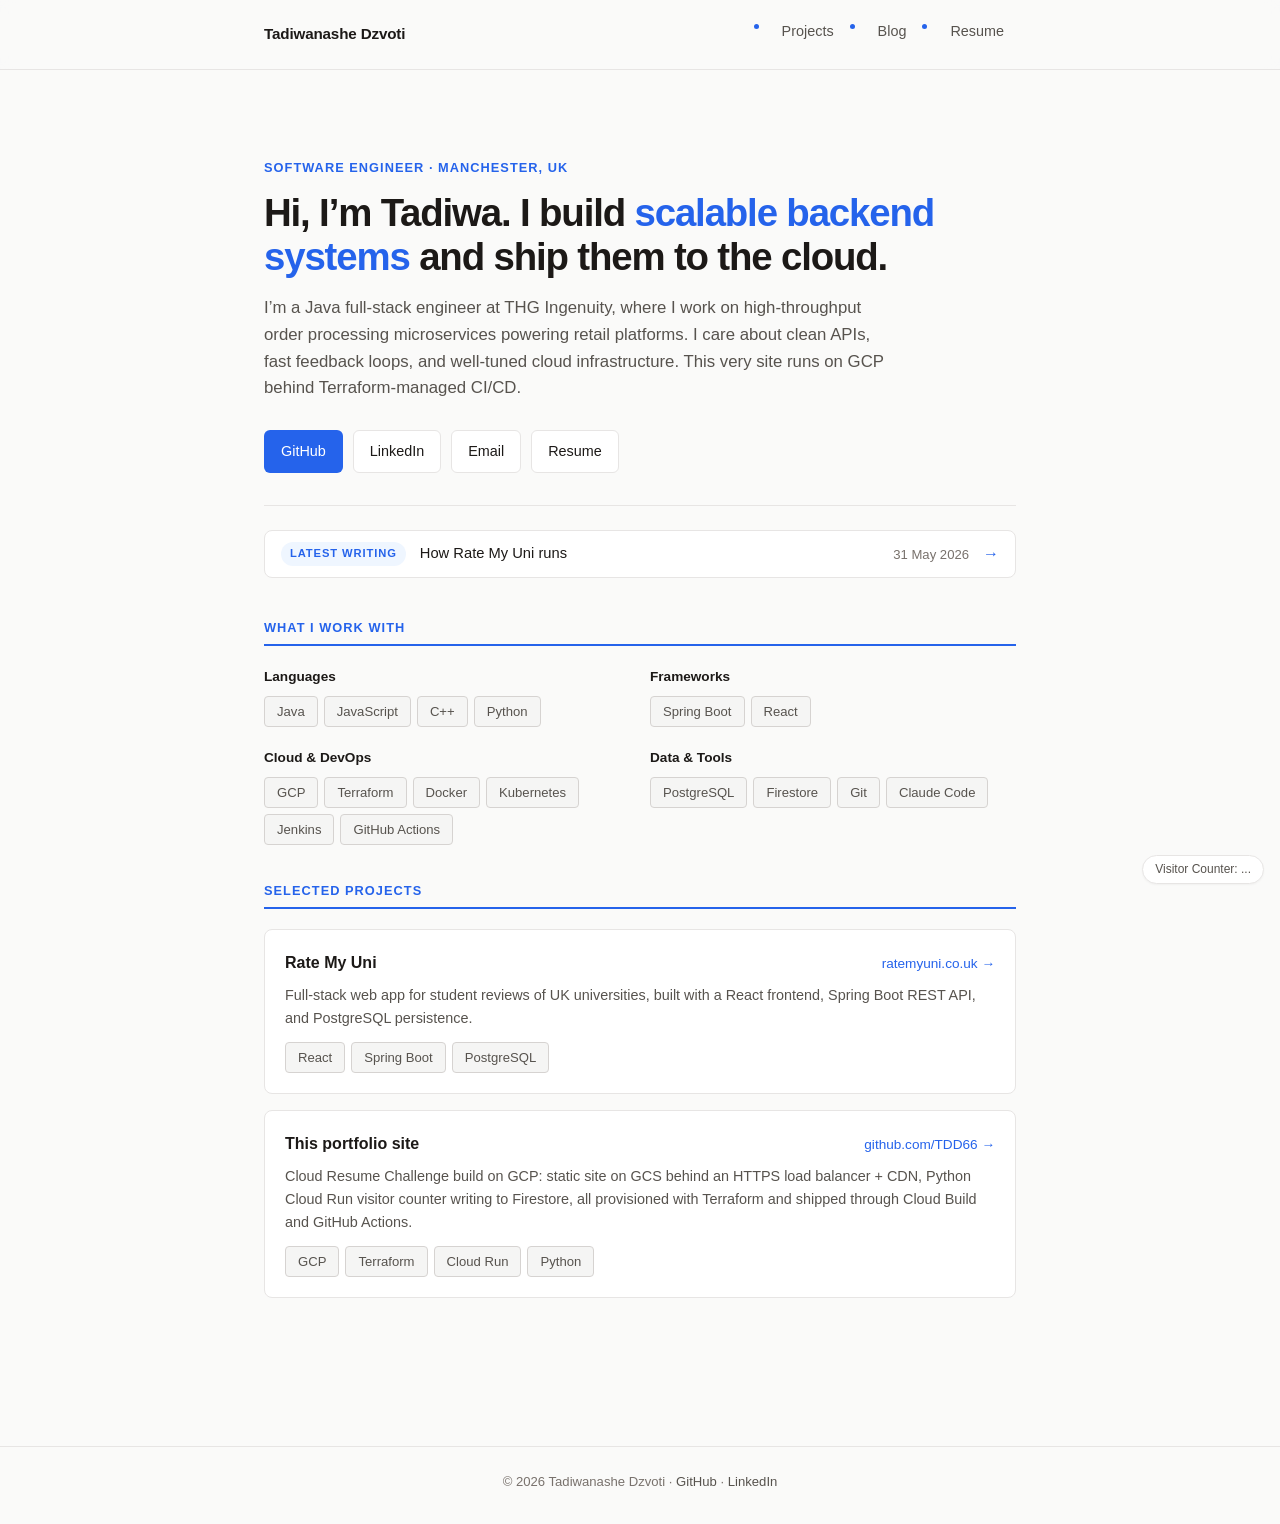
<file: index.html>
<!DOCTYPE html>
<html lang="en">
<head>
    <meta charset="UTF-8">
    <meta name="viewport" content="width=device-width, initial-scale=1.0">
    <title>Tadiwanashe Dzvoti - Software Engineer</title>
    <meta name="description" content="Tadiwanashe Dzvoti is a Java full-stack software engineer based in Manchester, UK, building scalable services on the JVM and the cloud.">
    <link rel="icon" type="image/svg+xml" href="/favicon.svg">
    <meta name="theme-color" content="#2563eb">
    <link rel="stylesheet" href="style.css">
</head>
<body>
    <div class="visitor-counter" id="visitor-counter" style="visibility: hidden;">Visitor Counter: 0</div>

    <nav class="site-nav" aria-label="Primary">
        <div class="site-nav-inner">
            <a href="/" class="site-nav-brand">Tadiwanashe Dzvoti</a>
            <ul class="site-nav-links">
                <li><a href="/projects.html">Projects</a></li>
                <li><a href="/blogs.html">Blog</a></li>
                <li><a href="/resume.html">Resume</a></li>
            </ul>
        </div>
    </nav>

    <div class="container">
        <section class="hero">
            <div class="hero-eyebrow">Software Engineer · Manchester, UK</div>
            <h1>Hi, I&rsquo;m Tadiwa. I build <span class="accent">scalable backend systems</span> and ship them to the cloud.</h1>
            <p class="hero-lead">
                I&rsquo;m a Java full-stack engineer at THG Ingenuity, where I work on high-throughput order processing
                microservices powering retail platforms. I care about clean APIs, fast feedback loops, and
                well-tuned cloud infrastructure. This very site runs on GCP behind Terraform-managed CI/CD.
            </p>
            <div class="hero-actions">
                <a class="btn btn-primary" href="https://github.com/TDD66" target="_blank" rel="noopener">GitHub</a>
                <a class="btn btn-secondary" href="https://www.linkedin.com/in/tadiwanashe-dzvoti-5999681a4/" target="_blank" rel="noopener">LinkedIn</a>
                <a class="btn btn-secondary" href="mailto:tadiwanashedzvoti@hotmail.com">Email</a>
                <a class="btn btn-secondary" href="/resume.html">Resume</a>
            </div>
        </section>

        <a class="latest-post" href="/blogs/rate-my-uni-architecture.html">
            <span class="latest-post-label">Latest writing</span>
            <span class="latest-post-title">How Rate My Uni runs</span>
            <span class="latest-post-date">31 May 2026</span>
            <span class="latest-post-arrow" aria-hidden="true">&rarr;</span>
        </a>

        <section>
            <h2>What I work with</h2>
            <div class="skills-grid">
                <div class="skill-category">
                    <h3>Languages</h3>
                    <div class="skill-tags">
                        <span class="tag">Java</span>
                        <span class="tag">JavaScript</span>
                        <span class="tag">C++</span>
                        <span class="tag">Python</span>
                    </div>
                </div>
                <div class="skill-category">
                    <h3>Frameworks</h3>
                    <div class="skill-tags">
                        <span class="tag">Spring Boot</span>
                        <span class="tag">React</span>
                    </div>
                </div>
                <div class="skill-category">
                    <h3>Cloud &amp; DevOps</h3>
                    <div class="skill-tags">
                        <span class="tag">GCP</span>
                        <span class="tag">Terraform</span>
                        <span class="tag">Docker</span>
                        <span class="tag">Kubernetes</span>
                        <span class="tag">Jenkins</span>
                        <span class="tag">GitHub Actions</span>
                    </div>
                </div>
                <div class="skill-category">
                    <h3>Data &amp; Tools</h3>
                    <div class="skill-tags">
                        <span class="tag">PostgreSQL</span>
                        <span class="tag">Firestore</span>
                        <span class="tag">Git</span>
                        <span class="tag">Claude Code</span>
                    </div>
                </div>
            </div>
        </section>

        <section>
            <h2>Selected projects</h2>
            <div class="project-cards">
                <a class="project-card" href="https://ratemyuni.co.uk" target="_blank" rel="noopener">
                    <div class="project-card-header">
                        <h3>Rate My Uni</h3>
                        <span class="project-card-link">ratemyuni.co.uk &rarr;</span>
                    </div>
                    <p>Full-stack web app for student reviews of UK universities, built with a React frontend, Spring Boot REST API, and PostgreSQL persistence.</p>
                    <div class="skill-tags">
                        <span class="tag">React</span>
                        <span class="tag">Spring Boot</span>
                        <span class="tag">PostgreSQL</span>
                    </div>
                </a>

                <a class="project-card" href="https://github.com/TDD66" target="_blank" rel="noopener">
                    <div class="project-card-header">
                        <h3>This portfolio site</h3>
                        <span class="project-card-link">github.com/TDD66 &rarr;</span>
                    </div>
                    <p>Cloud Resume Challenge build on GCP: static site on GCS behind an HTTPS load balancer + CDN, Python Cloud Run visitor counter writing to Firestore, all provisioned with Terraform and shipped through Cloud Build and GitHub Actions.</p>
                    <div class="skill-tags">
                        <span class="tag">GCP</span>
                        <span class="tag">Terraform</span>
                        <span class="tag">Cloud Run</span>
                        <span class="tag">Python</span>
                    </div>
                </a>
            </div>
        </section>
    </div>

    <footer class="site-footer">
        &copy; <span id="year">2026</span> Tadiwanashe Dzvoti ·
        <a href="https://github.com/TDD66" target="_blank" rel="noopener">GitHub</a> ·
        <a href="https://www.linkedin.com/in/tadiwanashe-dzvoti-5999681a4/" target="_blank" rel="noopener">LinkedIn</a>
    </footer>

    <script>
        document.getElementById("year").textContent = new Date().getFullYear();
    </script>
    <script src="counter.js"></script>
</body>
</html>
</file>
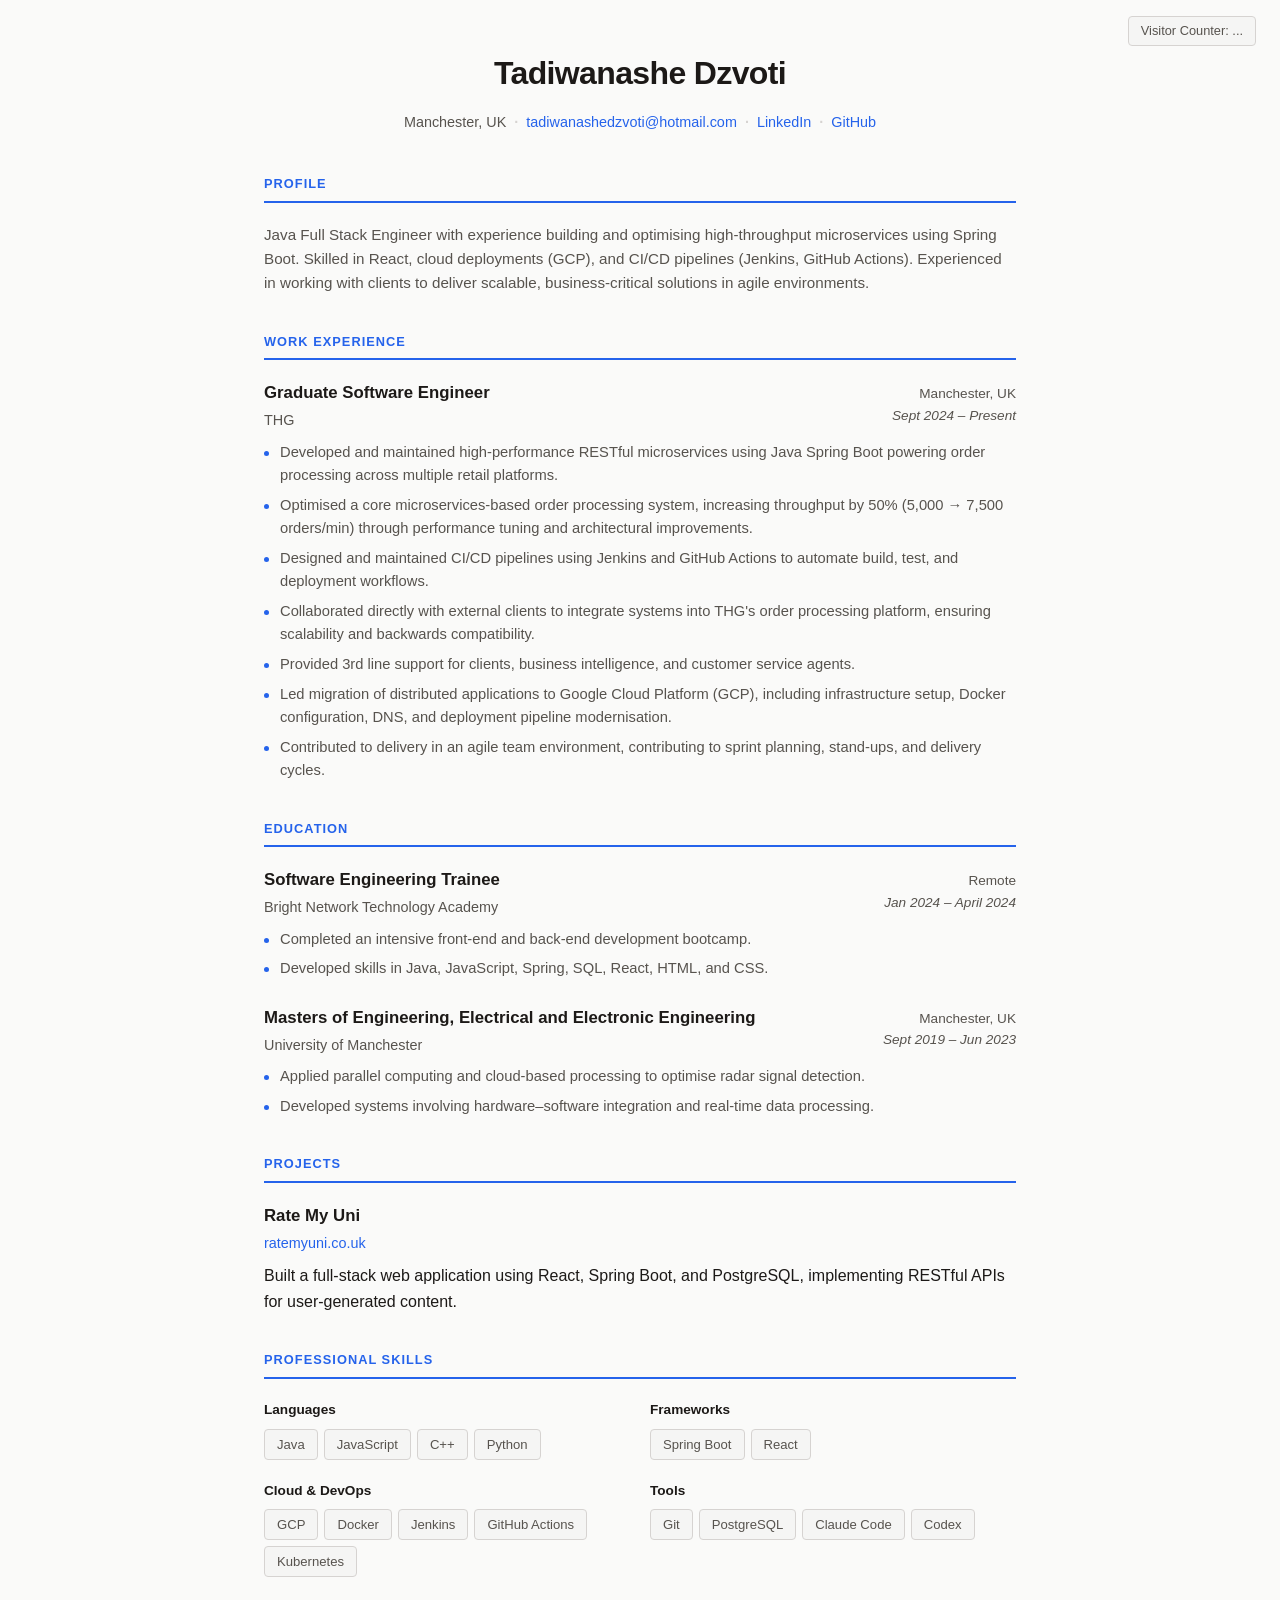
<file: frontend/index.html>
<!DOCTYPE html>
<html lang="en">
<head>
    <meta charset="UTF-8">
    <meta name="viewport" content="width=device-width, initial-scale=1.0">
    <title>Tadiwanashe Dzvoti - Software Engineer</title>
    <link rel="stylesheet" href="style.css">
</head>
<body>
    <div class="visitor-counter" id="visitor-counter" style="visibility: hidden;">Visitor Counter: 0</div>
    <div class="container">
        <header>
            <h1>Tadiwanashe Dzvoti</h1>
            <div class="contact-info">
                <span>Manchester, UK</span>
                <span class="separator" aria-hidden="true"></span>
                <a href="mailto:tadiwanashedzvoti@hotmail.com">tadiwanashedzvoti@hotmail.com</a>
                <span class="separator" aria-hidden="true"></span>
                <a href="https://linkedin.com/in/tadiwanashe-dzvoti" target="_blank" rel="noopener">LinkedIn</a>
                <span class="separator" aria-hidden="true"></span>
                <a href="https://github.com/TDD66" target="_blank" rel="noopener">GitHub</a>
            </div>
        </header>

        <section>
            <h2>Profile</h2>
            <p>Java Full Stack Engineer with experience building and optimising high-throughput microservices using Spring Boot. Skilled in React, cloud deployments (GCP), and CI/CD pipelines (Jenkins, GitHub Actions). Experienced in working with clients to deliver scalable, business-critical solutions in agile environments.</p>
        </section>

        <section>
            <h2>Work Experience</h2>

            <div class="entry">
                <div class="entry-header">
                    <div>
                        <h3>Graduate Software Engineer</h3>
                        <span class="organisation">THG</span>
                    </div>
                    <div class="entry-meta">
                        <span class="location">Manchester, UK</span>
                        <span class="date">Sept 2024 &ndash; Present</span>
                    </div>
                </div>
                <ul>
                    <li>Developed and maintained high-performance RESTful microservices using Java Spring Boot powering order processing across multiple retail platforms.</li>
                    <li>Optimised a core microservices-based order processing system, increasing throughput by 50% (5,000 &rarr; 7,500 orders/min) through performance tuning and architectural improvements.</li>
                    <li>Designed and maintained CI/CD pipelines using Jenkins and GitHub Actions to automate build, test, and deployment workflows.</li>
                    <li>Collaborated directly with external clients to integrate systems into THG's order processing platform, ensuring scalability and backwards compatibility.</li>
                    <li>Provided 3rd line support for clients, business intelligence, and customer service agents.</li>
                    <li>Led migration of distributed applications to Google Cloud Platform (GCP), including infrastructure setup, Docker configuration, DNS, and deployment pipeline modernisation.</li>
                    <li>Contributed to delivery in an agile team environment, contributing to sprint planning, stand-ups, and delivery cycles.</li>
                </ul>
            </div>
        </section>

        <section>
            <h2>Education</h2>

            <div class="entry">
                <div class="entry-header">
                    <div>
                        <h3>Software Engineering Trainee</h3>
                        <span class="organisation">Bright Network Technology Academy</span>
                    </div>
                    <div class="entry-meta">
                        <span class="location">Remote</span>
                        <span class="date">Jan 2024 &ndash; April 2024</span>
                    </div>
                </div>
                <ul>
                    <li>Completed an intensive front-end and back-end development bootcamp.</li>
                    <li>Developed skills in Java, JavaScript, Spring, SQL, React, HTML, and CSS.</li>
                </ul>
            </div>

            <div class="entry">
                <div class="entry-header">
                    <div>
                        <h3>Masters of Engineering, Electrical and Electronic Engineering</h3>
                        <span class="organisation">University of Manchester</span>
                    </div>
                    <div class="entry-meta">
                        <span class="location">Manchester, UK</span>
                        <span class="date">Sept 2019 &ndash; Jun 2023</span>
                    </div>
                </div>
                <ul>
                    <li>Applied parallel computing and cloud-based processing to optimise radar signal detection.</li>
                    <li>Developed systems involving hardware&ndash;software integration and real-time data processing.</li>
                </ul>
            </div>
        </section>

        <section>
            <h2>Projects</h2>
            <div class="entry">
                <div class="entry-header">
                    <div>
                        <h3>Rate My Uni</h3>
                        <a href="https://ratemyuni.co.uk" class="project-link" target="_blank" rel="noopener">ratemyuni.co.uk</a>
                    </div>
                </div>
                <p>Built a full-stack web application using React, Spring Boot, and PostgreSQL, implementing RESTful APIs for user-generated content.</p>
            </div>
        </section>

        <section>
            <h2>Professional Skills</h2>
            <div class="skills-grid">
                <div class="skill-category">
                    <h3>Languages</h3>
                    <div class="skill-tags">
                        <span class="tag">Java</span>
                        <span class="tag">JavaScript</span>
                        <span class="tag">C++</span>
                        <span class="tag">Python</span>
                    </div>
                </div>
                <div class="skill-category">
                    <h3>Frameworks</h3>
                    <div class="skill-tags">
                        <span class="tag">Spring Boot</span>
                        <span class="tag">React</span>
                    </div>
                </div>
                <div class="skill-category">
                    <h3>Cloud & DevOps</h3>
                    <div class="skill-tags">
                        <span class="tag">GCP</span>
                        <span class="tag">Docker</span>
                        <span class="tag">Jenkins</span>
                        <span class="tag">GitHub Actions</span>
                        <span class="tag">Kubernetes</span>
                    </div>
                </div>
                <div class="skill-category">
                    <h3>Tools</h3>
                    <div class="skill-tags">
                        <span class="tag">Git</span>
                        <span class="tag">PostgreSQL</span>
                        <span class="tag">Claude Code</span>
                        <span class="tag">Codex</span>
                    </div>
                </div>
            </div>
        </section>
    </div>
    <script src="counter.js"></script>
</body>
</html>
</file>
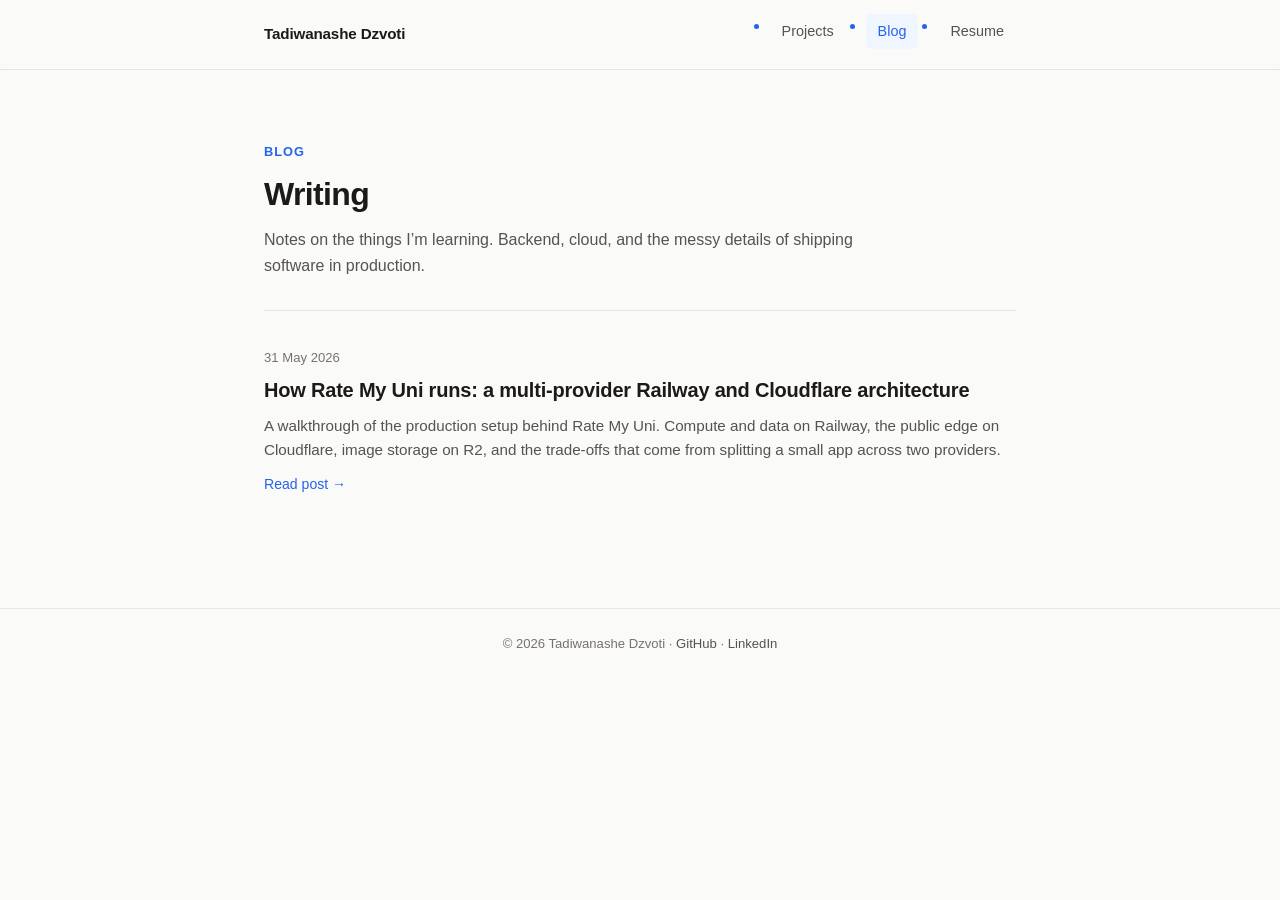
<file: blogs.html>
<!DOCTYPE html>
<html lang="en">
<head>
    <meta charset="UTF-8">
    <meta name="viewport" content="width=device-width, initial-scale=1.0">
    <title>Blog - Tadiwanashe Dzvoti</title>
    <link rel="icon" type="image/svg+xml" href="/favicon.svg">
    <meta name="theme-color" content="#2563eb">
    <link rel="stylesheet" href="style.css">
</head>
<body>
    <nav class="site-nav" aria-label="Primary">
        <div class="site-nav-inner">
            <a href="/" class="site-nav-brand">Tadiwanashe Dzvoti</a>
            <ul class="site-nav-links">
                <li><a href="/projects.html">Projects</a></li>
                <li><a href="/blogs.html" class="active" aria-current="page">Blog</a></li>
                <li><a href="/resume.html">Resume</a></li>
            </ul>
        </div>
    </nav>

    <div class="container">
        <header class="page-header">
            <div class="page-header-eyebrow">Blog</div>
            <h1>Writing</h1>
            <p>Notes on the things I&rsquo;m learning. Backend, cloud, and the messy details of shipping software in production.</p>
        </header>

        <div class="blog-list">
            <article class="blog-entry">
                <div class="blog-entry-date">31 May 2026</div>
                <h2><a href="/blogs/rate-my-uni-architecture.html">How Rate My Uni runs: a multi-provider Railway and Cloudflare architecture</a></h2>
                <p>A walkthrough of the production setup behind Rate My Uni. Compute and data on Railway, the public edge on Cloudflare, image storage on R2, and the trade-offs that come from splitting a small app across two providers.</p>
                <a class="blog-entry-read" href="/blogs/rate-my-uni-architecture.html">Read post &rarr;</a>
            </article>
        </div>
    </div>

    <footer class="site-footer">
        &copy; <span id="year">2026</span> Tadiwanashe Dzvoti ·
        <a href="https://github.com/TDD66" target="_blank" rel="noopener">GitHub</a> ·
        <a href="https://www.linkedin.com/in/tadiwanashe-dzvoti-5999681a4/" target="_blank" rel="noopener">LinkedIn</a>
    </footer>

    <script>
        document.getElementById("year").textContent = new Date().getFullYear();
    </script>
</body>
</html>
</file>
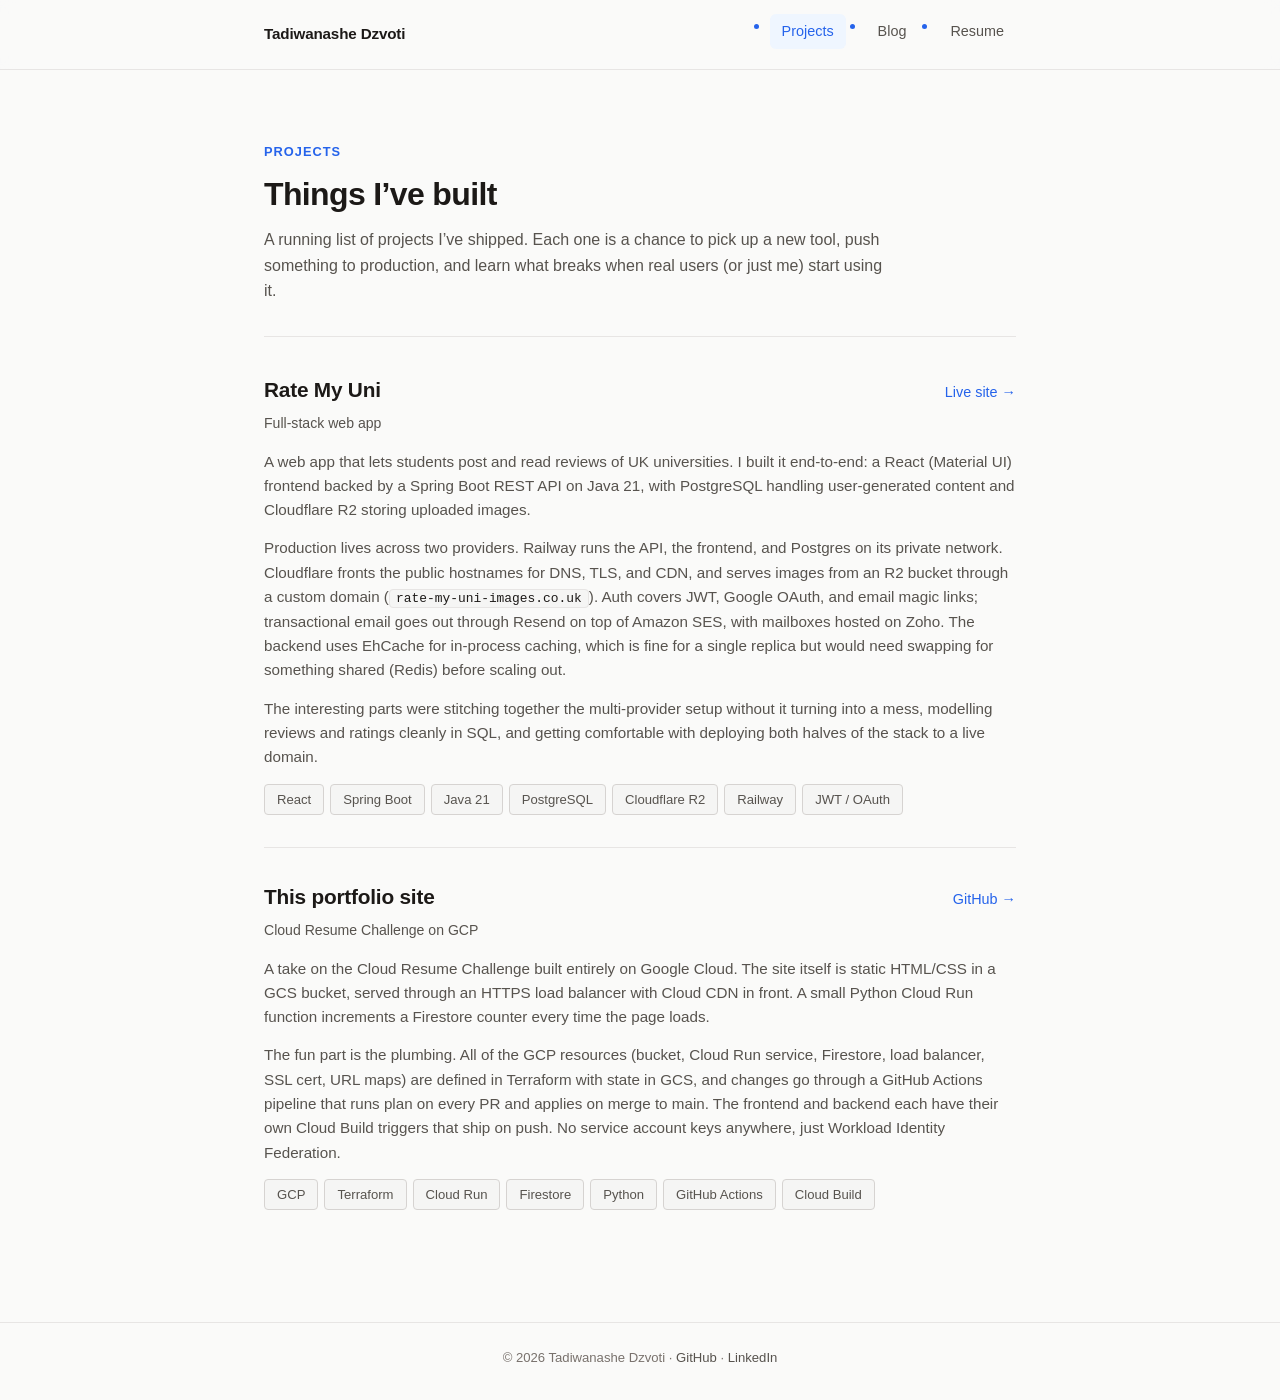
<file: projects.html>
<!DOCTYPE html>
<html lang="en">
<head>
    <meta charset="UTF-8">
    <meta name="viewport" content="width=device-width, initial-scale=1.0">
    <title>Projects - Tadiwanashe Dzvoti</title>
    <link rel="icon" type="image/svg+xml" href="/favicon.svg">
    <meta name="theme-color" content="#2563eb">
    <link rel="stylesheet" href="style.css">
</head>
<body>
    <nav class="site-nav" aria-label="Primary">
        <div class="site-nav-inner">
            <a href="/" class="site-nav-brand">Tadiwanashe Dzvoti</a>
            <ul class="site-nav-links">
                <li><a href="/projects.html" class="active" aria-current="page">Projects</a></li>
                <li><a href="/blogs.html">Blog</a></li>
                <li><a href="/resume.html">Resume</a></li>
            </ul>
        </div>
    </nav>

    <div class="container">
        <header class="page-header">
            <div class="page-header-eyebrow">Projects</div>
            <h1>Things I&rsquo;ve built</h1>
            <p>A running list of projects I&rsquo;ve shipped. Each one is a chance to pick up a new tool, push something to production, and learn what breaks when real users (or just me) start using it.</p>
        </header>

        <div class="project-list">
            <article class="project-entry">
                <div class="project-entry-header">
                    <div>
                        <h2>Rate My Uni</h2>
                        <span class="project-meta">Full-stack web app</span>
                    </div>
                    <div class="project-entry-links">
                        <a href="https://ratemyuni.co.uk" target="_blank" rel="noopener">Live site &rarr;</a>
                    </div>
                </div>
                <p>A web app that lets students post and read reviews of UK universities. I built it end-to-end: a React (Material UI) frontend backed by a Spring Boot REST API on Java 21, with PostgreSQL handling user-generated content and Cloudflare R2 storing uploaded images.</p>
                <p>Production lives across two providers. Railway runs the API, the frontend, and Postgres on its private network. Cloudflare fronts the public hostnames for DNS, TLS, and CDN, and serves images from an R2 bucket through a custom domain (<code>rate-my-uni-images.co.uk</code>). Auth covers JWT, Google OAuth, and email magic links; transactional email goes out through Resend on top of Amazon SES, with mailboxes hosted on Zoho. The backend uses EhCache for in-process caching, which is fine for a single replica but would need swapping for something shared (Redis) before scaling out.</p>
                <p>The interesting parts were stitching together the multi-provider setup without it turning into a mess, modelling reviews and ratings cleanly in SQL, and getting comfortable with deploying both halves of the stack to a live domain.</p>
                <div class="skill-tags">
                    <span class="tag">React</span>
                    <span class="tag">Spring Boot</span>
                    <span class="tag">Java 21</span>
                    <span class="tag">PostgreSQL</span>
                    <span class="tag">Cloudflare R2</span>
                    <span class="tag">Railway</span>
                    <span class="tag">JWT / OAuth</span>
                </div>
            </article>

            <article class="project-entry">
                <div class="project-entry-header">
                    <div>
                        <h2>This portfolio site</h2>
                        <span class="project-meta">Cloud Resume Challenge on GCP</span>
                    </div>
                    <div class="project-entry-links">
                        <a href="https://github.com/TDD66" target="_blank" rel="noopener">GitHub &rarr;</a>
                    </div>
                </div>
                <p>A take on the Cloud Resume Challenge built entirely on Google Cloud. The site itself is static HTML/CSS in a GCS bucket, served through an HTTPS load balancer with Cloud CDN in front. A small Python Cloud Run function increments a Firestore counter every time the page loads.</p>
                <p>The fun part is the plumbing. All of the GCP resources (bucket, Cloud Run service, Firestore, load balancer, SSL cert, URL maps) are defined in Terraform with state in GCS, and changes go through a GitHub Actions pipeline that runs plan on every PR and applies on merge to main. The frontend and backend each have their own Cloud Build triggers that ship on push. No service account keys anywhere, just Workload Identity Federation.</p>
                <div class="skill-tags">
                    <span class="tag">GCP</span>
                    <span class="tag">Terraform</span>
                    <span class="tag">Cloud Run</span>
                    <span class="tag">Firestore</span>
                    <span class="tag">Python</span>
                    <span class="tag">GitHub Actions</span>
                    <span class="tag">Cloud Build</span>
                </div>
            </article>
        </div>
    </div>

    <footer class="site-footer">
        &copy; <span id="year">2026</span> Tadiwanashe Dzvoti ·
        <a href="https://github.com/TDD66" target="_blank" rel="noopener">GitHub</a> ·
        <a href="https://www.linkedin.com/in/tadiwanashe-dzvoti-5999681a4/" target="_blank" rel="noopener">LinkedIn</a>
    </footer>

    <script>
        document.getElementById("year").textContent = new Date().getFullYear();
    </script>
</body>
</html>
</file>
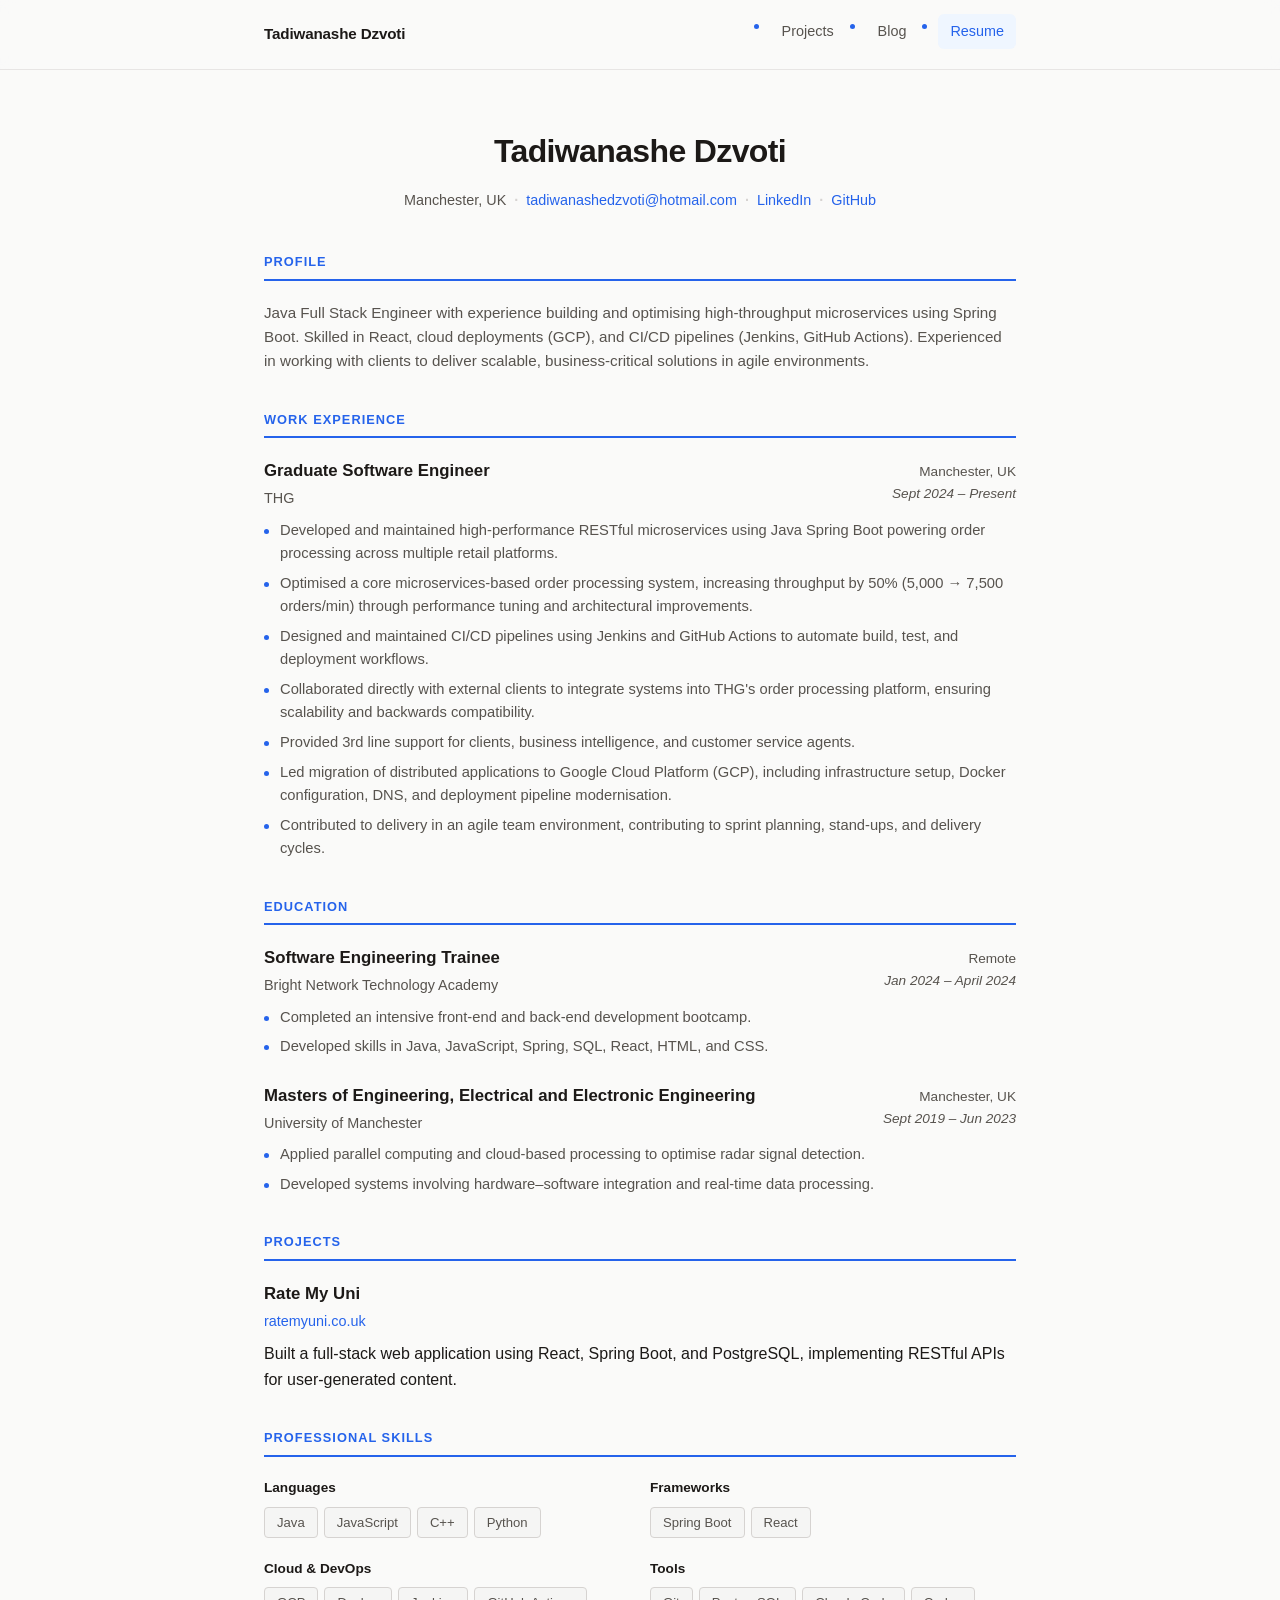
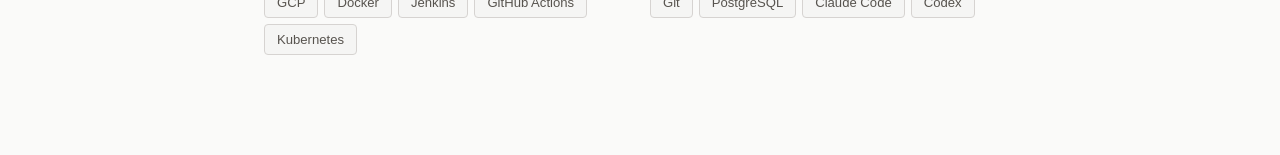
<file: resume.html>
<!DOCTYPE html>
<html lang="en">
<head>
    <meta charset="UTF-8">
    <meta name="viewport" content="width=device-width, initial-scale=1.0">
    <title>Resume - Tadiwanashe Dzvoti</title>
    <link rel="icon" type="image/svg+xml" href="/favicon.svg">
    <meta name="theme-color" content="#2563eb">
    <link rel="stylesheet" href="style.css">
</head>
<body>
    <nav class="site-nav" aria-label="Primary">
        <div class="site-nav-inner">
            <a href="/" class="site-nav-brand">Tadiwanashe Dzvoti</a>
            <ul class="site-nav-links">
                <li><a href="/projects.html">Projects</a></li>
                <li><a href="/blogs.html">Blog</a></li>
                <li><a href="/resume.html" class="active" aria-current="page">Resume</a></li>
            </ul>
        </div>
    </nav>

    <div class="container">
        <header class="resume-header">
            <h1>Tadiwanashe Dzvoti</h1>
            <div class="contact-info">
                <span>Manchester, UK</span>
                <span class="separator" aria-hidden="true"></span>
                <a href="mailto:tadiwanashedzvoti@hotmail.com">tadiwanashedzvoti@hotmail.com</a>
                <span class="separator" aria-hidden="true"></span>
                <a href="https://www.linkedin.com/in/tadiwanashe-dzvoti-5999681a4/" target="_blank" rel="noopener">LinkedIn</a>
                <span class="separator" aria-hidden="true"></span>
                <a href="https://github.com/TDD66" target="_blank" rel="noopener">GitHub</a>
            </div>
        </header>

        <section>
            <h2>Profile</h2>
            <p>Java Full Stack Engineer with experience building and optimising high-throughput microservices using Spring Boot. Skilled in React, cloud deployments (GCP), and CI/CD pipelines (Jenkins, GitHub Actions). Experienced in working with clients to deliver scalable, business-critical solutions in agile environments.</p>
        </section>

        <section>
            <h2>Work Experience</h2>

            <div class="entry">
                <div class="entry-header">
                    <div>
                        <h3>Graduate Software Engineer</h3>
                        <span class="organisation">THG</span>
                    </div>
                    <div class="entry-meta">
                        <span class="location">Manchester, UK</span>
                        <span class="date">Sept 2024 &ndash; Present</span>
                    </div>
                </div>
                <ul>
                    <li>Developed and maintained high-performance RESTful microservices using Java Spring Boot powering order processing across multiple retail platforms.</li>
                    <li>Optimised a core microservices-based order processing system, increasing throughput by 50% (5,000 &rarr; 7,500 orders/min) through performance tuning and architectural improvements.</li>
                    <li>Designed and maintained CI/CD pipelines using Jenkins and GitHub Actions to automate build, test, and deployment workflows.</li>
                    <li>Collaborated directly with external clients to integrate systems into THG's order processing platform, ensuring scalability and backwards compatibility.</li>
                    <li>Provided 3rd line support for clients, business intelligence, and customer service agents.</li>
                    <li>Led migration of distributed applications to Google Cloud Platform (GCP), including infrastructure setup, Docker configuration, DNS, and deployment pipeline modernisation.</li>
                    <li>Contributed to delivery in an agile team environment, contributing to sprint planning, stand-ups, and delivery cycles.</li>
                </ul>
            </div>
        </section>

        <section>
            <h2>Education</h2>

            <div class="entry">
                <div class="entry-header">
                    <div>
                        <h3>Software Engineering Trainee</h3>
                        <span class="organisation">Bright Network Technology Academy</span>
                    </div>
                    <div class="entry-meta">
                        <span class="location">Remote</span>
                        <span class="date">Jan 2024 &ndash; April 2024</span>
                    </div>
                </div>
                <ul>
                    <li>Completed an intensive front-end and back-end development bootcamp.</li>
                    <li>Developed skills in Java, JavaScript, Spring, SQL, React, HTML, and CSS.</li>
                </ul>
            </div>

            <div class="entry">
                <div class="entry-header">
                    <div>
                        <h3>Masters of Engineering, Electrical and Electronic Engineering</h3>
                        <span class="organisation">University of Manchester</span>
                    </div>
                    <div class="entry-meta">
                        <span class="location">Manchester, UK</span>
                        <span class="date">Sept 2019 &ndash; Jun 2023</span>
                    </div>
                </div>
                <ul>
                    <li>Applied parallel computing and cloud-based processing to optimise radar signal detection.</li>
                    <li>Developed systems involving hardware&ndash;software integration and real-time data processing.</li>
                </ul>
            </div>
        </section>

        <section>
            <h2>Projects</h2>
            <div class="entry">
                <div class="entry-header">
                    <div>
                        <h3>Rate My Uni</h3>
                        <a href="https://ratemyuni.co.uk" class="project-link" target="_blank" rel="noopener">ratemyuni.co.uk</a>
                    </div>
                </div>
                <p>Built a full-stack web application using React, Spring Boot, and PostgreSQL, implementing RESTful APIs for user-generated content.</p>
            </div>
        </section>

        <section>
            <h2>Professional Skills</h2>
            <div class="skills-grid">
                <div class="skill-category">
                    <h3>Languages</h3>
                    <div class="skill-tags">
                        <span class="tag">Java</span>
                        <span class="tag">JavaScript</span>
                        <span class="tag">C++</span>
                        <span class="tag">Python</span>
                    </div>
                </div>
                <div class="skill-category">
                    <h3>Frameworks</h3>
                    <div class="skill-tags">
                        <span class="tag">Spring Boot</span>
                        <span class="tag">React</span>
                    </div>
                </div>
                <div class="skill-category">
                    <h3>Cloud &amp; DevOps</h3>
                    <div class="skill-tags">
                        <span class="tag">GCP</span>
                        <span class="tag">Docker</span>
                        <span class="tag">Jenkins</span>
                        <span class="tag">GitHub Actions</span>
                        <span class="tag">Kubernetes</span>
                    </div>
                </div>
                <div class="skill-category">
                    <h3>Tools</h3>
                    <div class="skill-tags">
                        <span class="tag">Git</span>
                        <span class="tag">PostgreSQL</span>
                        <span class="tag">Claude Code</span>
                        <span class="tag">Codex</span>
                    </div>
                </div>
            </div>
        </section>
    </div>
</body>
</html>
</file>
<file: style.css>
*,
*::before,
*::after {
    margin: 0;
    padding: 0;
    box-sizing: border-box;
}

:root {
    --color-bg: #fafaf9;
    --color-surface: #ffffff;
    --color-text: #1c1917;
    --color-text-secondary: #57534e;
    --color-text-muted: #78716c;
    --color-accent: #2563eb;
    --color-accent-hover: #1d4ed8;
    --color-accent-light: #eff6ff;
    --color-border: #e7e5e4;
    --color-tag-bg: #f5f5f4;
    --color-tag-border: #d6d3d1;
}

body {
    font-family: -apple-system, BlinkMacSystemFont, "Segoe UI", Roboto,
        "Helvetica Neue", Arial, sans-serif;
    background: var(--color-bg);
    color: var(--color-text);
    line-height: 1.6;
    -webkit-font-smoothing: antialiased;
}

.container {
    max-width: 800px;
    margin: 0 auto;
    padding: 32px 24px 64px;
}

/* Top navigation */
.site-nav {
    position: sticky;
    top: 0;
    z-index: 20;
    background: rgba(250, 250, 249, 0.85);
    backdrop-filter: saturate(180%) blur(8px);
    -webkit-backdrop-filter: saturate(180%) blur(8px);
    border-bottom: 1px solid var(--color-border);
}

.site-nav-inner {
    max-width: 800px;
    margin: 0 auto;
    padding: 14px 24px;
    display: flex;
    justify-content: space-between;
    align-items: center;
    gap: 16px;
}

.site-nav-brand {
    font-weight: 700;
    font-size: 0.95rem;
    letter-spacing: -0.01em;
    color: var(--color-text);
    text-decoration: none;
}

.site-nav-links {
    display: flex;
    gap: 4px;
    list-style: none;
    padding: 0;
    margin: 0;
}

.site-nav-links a {
    display: inline-block;
    padding: 6px 12px;
    font-size: 0.9rem;
    color: var(--color-text-secondary);
    text-decoration: none;
    border-radius: 6px;
    transition: background 0.15s, color 0.15s;
}

.site-nav-links a:hover {
    color: var(--color-text);
    background: var(--color-tag-bg);
}

.site-nav-links a.active {
    color: var(--color-accent);
    background: var(--color-accent-light);
}

/* Visitor counter */
.visitor-counter {
    position: fixed;
    bottom: 16px;
    right: 16px;
    font-size: 0.75rem;
    color: var(--color-text-secondary);
    background: var(--color-surface);
    border: 1px solid var(--color-border);
    border-radius: 999px;
    padding: 4px 12px;
    z-index: 10;
    box-shadow: 0 1px 2px rgba(0, 0, 0, 0.04);
}

/* Hero (landing) */
.hero {
    padding: 56px 0 32px;
    border-bottom: 1px solid var(--color-border);
    margin-bottom: 24px;
}

/* Latest writing strip (landing) */
.latest-post {
    display: flex;
    align-items: center;
    gap: 14px;
    padding: 10px 16px;
    margin-bottom: 40px;
    background: var(--color-surface);
    border: 1px solid var(--color-border);
    border-radius: 8px;
    text-decoration: none;
    color: var(--color-text-secondary);
    transition: border-color 0.15s, background 0.15s;
}

.latest-post:hover {
    border-color: var(--color-accent);
    background: var(--color-accent-light);
}

.latest-post-label {
    font-size: 0.7rem;
    font-weight: 600;
    text-transform: uppercase;
    letter-spacing: 0.08em;
    color: var(--color-accent);
    padding: 3px 9px;
    background: var(--color-accent-light);
    border-radius: 999px;
    flex-shrink: 0;
}

.latest-post-title {
    font-size: 0.92rem;
    font-weight: 500;
    color: var(--color-text);
    flex: 1;
    min-width: 0;
    overflow: hidden;
    text-overflow: ellipsis;
    white-space: nowrap;
}

.latest-post-date {
    font-size: 0.82rem;
    color: var(--color-text-muted);
    font-variant-numeric: tabular-nums;
    flex-shrink: 0;
}

.latest-post-arrow {
    color: var(--color-accent);
    flex-shrink: 0;
}

.hero-eyebrow {
    font-size: 0.8rem;
    font-weight: 600;
    text-transform: uppercase;
    letter-spacing: 0.08em;
    color: var(--color-accent);
    margin-bottom: 12px;
}

.hero h1 {
    font-size: 2.4rem;
    font-weight: 700;
    letter-spacing: -0.03em;
    line-height: 1.15;
    margin-bottom: 16px;
}

.hero h1 .accent {
    color: var(--color-accent);
}

.hero-lead {
    font-size: 1.05rem;
    color: var(--color-text-secondary);
    max-width: 620px;
    margin-bottom: 28px;
}

.hero-actions {
    display: flex;
    flex-wrap: wrap;
    gap: 10px;
}

.btn {
    display: inline-flex;
    align-items: center;
    gap: 8px;
    padding: 9px 16px;
    font-size: 0.9rem;
    font-weight: 500;
    border-radius: 6px;
    text-decoration: none;
    transition: opacity 0.15s, background 0.15s, color 0.15s, border-color 0.15s;
    border: 1px solid transparent;
}

.btn-primary {
    background: var(--color-accent);
    color: #ffffff;
}

.btn-primary:hover {
    background: var(--color-accent-hover);
}

.btn-secondary {
    background: var(--color-surface);
    color: var(--color-text);
    border-color: var(--color-border);
}

.btn-secondary:hover {
    background: var(--color-tag-bg);
}

/* Header (resume page) */
header.resume-header {
    text-align: center;
    margin-bottom: 40px;
    padding-top: 24px;
}

header.resume-header h1 {
    font-size: 2rem;
    font-weight: 700;
    letter-spacing: -0.02em;
    margin-bottom: 12px;
}

.contact-info {
    display: flex;
    flex-wrap: wrap;
    justify-content: center;
    align-items: center;
    gap: 8px;
    font-size: 0.9rem;
    color: var(--color-text-secondary);
}

.contact-info a {
    color: var(--color-accent);
    text-decoration: none;
}

.contact-info a:hover {
    text-decoration: underline;
}

.separator::after {
    content: "\00b7";
    color: var(--color-tag-border);
    font-weight: 700;
}

/* Sections */
section {
    margin-bottom: 36px;
}

section > h2 {
    font-size: 0.8rem;
    font-weight: 600;
    text-transform: uppercase;
    letter-spacing: 0.08em;
    color: var(--color-accent);
    border-bottom: 2px solid var(--color-accent);
    padding-bottom: 6px;
    margin-bottom: 20px;
}

section > p {
    font-size: 0.95rem;
    color: var(--color-text-secondary);
}

/* Entry blocks */
.entry {
    margin-bottom: 24px;
}

.entry:last-child {
    margin-bottom: 0;
}

.entry-header {
    display: flex;
    justify-content: space-between;
    align-items: baseline;
    flex-wrap: wrap;
    gap: 4px;
    margin-bottom: 8px;
}

.entry-header h3 {
    font-size: 1.05rem;
    font-weight: 600;
}

.organisation {
    font-size: 0.9rem;
    color: var(--color-text-secondary);
}

.entry-meta {
    text-align: right;
    flex-shrink: 0;
}

.location {
    display: block;
    font-size: 0.85rem;
    color: var(--color-text-secondary);
}

.date {
    display: block;
    font-size: 0.85rem;
    color: var(--color-text-secondary);
    font-style: italic;
}

.project-link {
    font-size: 0.9rem;
    color: var(--color-accent);
    text-decoration: none;
}

.project-link:hover {
    text-decoration: underline;
}

/* Lists */
ul {
    list-style: none;
    padding-left: 0;
}

ul li {
    position: relative;
    padding-left: 16px;
    margin-bottom: 6px;
    font-size: 0.92rem;
    color: var(--color-text-secondary);
}

ul li::before {
    content: "";
    position: absolute;
    left: 0;
    top: 10px;
    width: 5px;
    height: 5px;
    border-radius: 50%;
    background: var(--color-accent);
}

/* Skills */
.skills-grid {
    display: grid;
    grid-template-columns: 1fr 1fr;
    gap: 20px;
}

.skill-category h3 {
    font-size: 0.85rem;
    font-weight: 600;
    margin-bottom: 8px;
    color: var(--color-text);
}

.skill-tags {
    display: flex;
    flex-wrap: wrap;
    gap: 6px;
}

.tag {
    display: inline-block;
    padding: 4px 12px;
    font-size: 0.82rem;
    background: var(--color-tag-bg);
    border: 1px solid var(--color-tag-border);
    border-radius: 4px;
    color: var(--color-text-secondary);
}

/* Project cards (landing) */
.project-cards {
    display: grid;
    grid-template-columns: 1fr;
    gap: 16px;
}

.project-card {
    display: block;
    padding: 20px;
    background: var(--color-surface);
    border: 1px solid var(--color-border);
    border-radius: 8px;
    text-decoration: none;
    color: inherit;
    transition: border-color 0.15s, transform 0.15s, box-shadow 0.15s;
}

.project-card:hover {
    border-color: var(--color-accent);
    transform: translateY(-1px);
    box-shadow: 0 4px 12px rgba(0, 0, 0, 0.04);
}

.project-card-header {
    display: flex;
    justify-content: space-between;
    align-items: baseline;
    gap: 12px;
    margin-bottom: 8px;
}

.project-card h3 {
    font-size: 1rem;
    font-weight: 600;
    color: var(--color-text);
}

.project-card-link {
    font-size: 0.85rem;
    color: var(--color-accent);
    flex-shrink: 0;
}

.project-card p {
    font-size: 0.9rem;
    color: var(--color-text-secondary);
    margin-bottom: 12px;
}

.project-card .skill-tags {
    gap: 6px;
}

/* Page header (inner pages) */
.page-header {
    padding: 40px 0 32px;
    border-bottom: 1px solid var(--color-border);
    margin-bottom: 36px;
}

.page-header-eyebrow {
    font-size: 0.8rem;
    font-weight: 600;
    text-transform: uppercase;
    letter-spacing: 0.08em;
    color: var(--color-accent);
    margin-bottom: 12px;
}

.page-header h1 {
    font-size: 2rem;
    font-weight: 700;
    letter-spacing: -0.02em;
    line-height: 1.2;
    margin-bottom: 14px;
}

.page-header p {
    font-size: 1rem;
    color: var(--color-text-secondary);
    max-width: 620px;
}

/* Project list (projects page) */
.project-list {
    display: flex;
    flex-direction: column;
    gap: 32px;
}

.project-entry {
    padding-bottom: 32px;
    border-bottom: 1px solid var(--color-border);
}

.project-entry:last-child {
    border-bottom: none;
    padding-bottom: 0;
}

.project-entry-header {
    display: flex;
    justify-content: space-between;
    align-items: baseline;
    flex-wrap: wrap;
    gap: 8px;
    margin-bottom: 14px;
}

.project-entry-header h2 {
    font-size: 1.3rem;
    font-weight: 600;
    letter-spacing: -0.01em;
    color: var(--color-text);
    margin-bottom: 4px;
}

.project-meta {
    font-size: 0.88rem;
    color: var(--color-text-secondary);
}

.project-entry-links {
    display: flex;
    gap: 14px;
    flex-shrink: 0;
}

.project-entry-links a {
    font-size: 0.9rem;
    color: var(--color-accent);
    text-decoration: none;
    font-weight: 500;
}

.project-entry-links a:hover {
    text-decoration: underline;
}

.project-entry p {
    font-size: 0.95rem;
    color: var(--color-text-secondary);
    margin-bottom: 14px;
}

.project-entry code {
    font-family: ui-monospace, SFMono-Regular, "SF Mono", Menlo, Consolas, monospace;
    font-size: 0.85em;
    padding: 1px 6px;
    background: var(--color-tag-bg);
    border: 1px solid var(--color-border);
    border-radius: 4px;
    color: var(--color-text);
}

.project-entry .skill-tags {
    margin-top: 4px;
}

/* Blog index */
.blog-list {
    display: flex;
    flex-direction: column;
    gap: 28px;
}

.blog-entry {
    padding-bottom: 28px;
    border-bottom: 1px solid var(--color-border);
}

.blog-entry:last-child {
    border-bottom: none;
    padding-bottom: 0;
}

.blog-entry-date {
    font-size: 0.82rem;
    color: var(--color-text-muted);
    font-variant-numeric: tabular-nums;
    margin-bottom: 6px;
}

.blog-entry h2 {
    font-size: 1.25rem;
    font-weight: 600;
    letter-spacing: -0.01em;
    margin-bottom: 8px;
}

.blog-entry h2 a {
    color: var(--color-text);
    text-decoration: none;
}

.blog-entry h2 a:hover {
    color: var(--color-accent);
}

.blog-entry p {
    font-size: 0.95rem;
    color: var(--color-text-secondary);
    margin-bottom: 8px;
}

.blog-entry-read {
    font-size: 0.88rem;
    color: var(--color-accent);
    text-decoration: none;
    font-weight: 500;
}

.blog-entry-read:hover {
    text-decoration: underline;
}

/* Article (blog post) */
.article {
    max-width: 720px;
    margin: 0 auto;
}

.article-back {
    display: inline-block;
    margin-top: 16px;
    margin-bottom: 24px;
    font-size: 0.88rem;
    color: var(--color-text-secondary);
    text-decoration: none;
}

.article-back:hover {
    color: var(--color-accent);
}

.article-header {
    margin-bottom: 36px;
    padding-bottom: 24px;
    border-bottom: 1px solid var(--color-border);
}

.article-meta {
    font-size: 0.85rem;
    color: var(--color-text-muted);
    margin-bottom: 12px;
    font-variant-numeric: tabular-nums;
}

.article-meta .separator::after {
    margin: 0 6px;
}

.article-header h1 {
    font-size: 2rem;
    font-weight: 700;
    letter-spacing: -0.02em;
    line-height: 1.2;
}

.article-body h2 {
    font-size: 1.25rem;
    font-weight: 600;
    letter-spacing: -0.01em;
    margin-top: 36px;
    margin-bottom: 14px;
    color: var(--color-text);
}

.article-body h3 {
    font-size: 1.02rem;
    font-weight: 600;
    margin-top: 24px;
    margin-bottom: 10px;
    color: var(--color-text);
}

.article-body p {
    font-size: 1rem;
    color: var(--color-text-secondary);
    margin-bottom: 16px;
    line-height: 1.7;
}

.article-body p strong {
    color: var(--color-text);
    font-weight: 600;
}

.article-body ol,
.article-body ul.prose-list {
    padding-left: 20px;
    margin-bottom: 16px;
}

.article-body ol li,
.article-body ul.prose-list li {
    font-size: 1rem;
    color: var(--color-text-secondary);
    margin-bottom: 8px;
    padding-left: 4px;
    line-height: 1.7;
}

.article-body ol li::before,
.article-body ul.prose-list li::before {
    content: none;
}

.article-body ol li {
    list-style: decimal;
}

.article-body ul.prose-list li {
    list-style: disc;
}

.article-body code {
    font-family: ui-monospace, SFMono-Regular, "SF Mono", Menlo, Consolas, monospace;
    font-size: 0.88em;
    padding: 1px 6px;
    background: var(--color-tag-bg);
    border: 1px solid var(--color-border);
    border-radius: 4px;
    color: var(--color-text);
}

.article-body pre {
    background: #0f172a;
    color: #e2e8f0;
    padding: 18px 20px;
    border-radius: 8px;
    overflow-x: auto;
    margin-bottom: 20px;
    font-family: ui-monospace, SFMono-Regular, "SF Mono", Menlo, Consolas, monospace;
    font-size: 0.78rem;
    line-height: 1.55;
}

.article-body pre code {
    background: transparent;
    border: none;
    color: inherit;
    padding: 0;
    font-size: inherit;
}

.article-body blockquote {
    border-left: 3px solid var(--color-accent);
    padding: 4px 0 4px 16px;
    margin-bottom: 16px;
    color: var(--color-text-secondary);
    font-style: italic;
}

/* Diagram (Mermaid in article body) */
.article-body .diagram {
    background: #f4f6fa;
    border: 1px solid var(--color-border);
    border-radius: 10px;
    padding: 24px;
    margin: 24px 0 28px;
    text-align: center;
    overflow-x: auto;
    width: min(100vw - 32px, 1100px);
    position: relative;
    left: 50%;
    transform: translateX(-50%);
}

.article-body .diagram pre.mermaid {
    background: transparent;
    border: none;
    padding: 0;
    margin: 0;
    color: inherit;
    text-align: center;
    line-height: 1.3;
    font-size: 0.85rem;
    overflow: visible;
}

.article-body .diagram pre.mermaid svg {
    width: 100% !important;
    max-width: 100% !important;
    height: auto !important;
}

.diagram-legend {
    display: flex;
    flex-wrap: wrap;
    gap: 22px;
    justify-content: center;
    margin-top: 18px;
    padding-top: 14px;
    border-top: 1px dashed var(--color-border);
    font-size: 0.82rem;
    color: var(--color-text-muted);
}

.diagram-legend > div {
    display: flex;
    align-items: center;
    gap: 8px;
}

.legend-line {
    display: inline-block;
    width: 38px;
    height: 0;
}

.legend-line.solid {
    border-top: 2px solid var(--color-accent);
}

.legend-line.dashed {
    border-top: 2px dashed var(--color-accent);
}

.legend-line.thick {
    border-top: 4px solid var(--color-accent);
}

/* Coming soon */
.coming-soon {
    display: flex;
    flex-direction: column;
    align-items: center;
    justify-content: center;
    min-height: 60vh;
    text-align: center;
    padding: 48px 24px;
}

.coming-soon-eyebrow {
    font-size: 0.8rem;
    font-weight: 600;
    text-transform: uppercase;
    letter-spacing: 0.08em;
    color: var(--color-accent);
    margin-bottom: 12px;
}

.coming-soon h1 {
    font-size: 2.2rem;
    font-weight: 700;
    letter-spacing: -0.02em;
    margin-bottom: 16px;
}

.coming-soon p {
    font-size: 1rem;
    color: var(--color-text-secondary);
    max-width: 440px;
    margin-bottom: 28px;
}

/* Footer */
.site-footer {
    border-top: 1px solid var(--color-border);
    margin-top: 48px;
    padding: 24px 24px 32px;
    text-align: center;
    font-size: 0.82rem;
    color: var(--color-text-muted);
}

.site-footer a {
    color: var(--color-text-secondary);
    text-decoration: none;
}

.site-footer a:hover {
    color: var(--color-accent);
}

/* Responsive */
@media (max-width: 600px) {
    .container {
        padding: 24px 16px 48px;
    }

    .site-nav-inner {
        padding: 12px 16px;
    }

    .site-nav-links a {
        padding: 6px 8px;
        font-size: 0.85rem;
    }

    .hero {
        padding: 40px 0 28px;
        margin-bottom: 20px;
    }

    .latest-post {
        gap: 10px;
        padding: 10px 12px;
        margin-bottom: 32px;
    }

    .latest-post-date {
        display: none;
    }

    .hero h1 {
        font-size: 1.9rem;
    }

    .hero-lead {
        font-size: 0.98rem;
    }

    header.resume-header h1 {
        font-size: 1.6rem;
    }

    .entry-header {
        flex-direction: column;
    }

    .entry-meta {
        text-align: left;
    }

    .skills-grid {
        grid-template-columns: 1fr;
    }

    .coming-soon h1 {
        font-size: 1.8rem;
    }

    .page-header {
        padding: 28px 0 24px;
        margin-bottom: 28px;
    }

    .page-header h1 {
        font-size: 1.7rem;
    }

    .project-entry-header {
        flex-direction: column;
        align-items: flex-start;
    }
}

/* 404 page */
.error-page {
    display: flex;
    flex-direction: column;
    align-items: center;
    justify-content: center;
    min-height: 70vh;
    text-align: center;
}

.error-code {
    font-size: 6rem;
    font-weight: 700;
    letter-spacing: -0.04em;
    color: var(--color-accent);
    line-height: 1;
    margin-bottom: 12px;
}

.error-message {
    font-size: 1.2rem;
    color: var(--color-text-secondary);
    margin-bottom: 32px;
}

.back-link {
    display: inline-block;
    padding: 10px 24px;
    font-size: 0.9rem;
    font-weight: 600;
    color: #ffffff;
    background: var(--color-accent);
    border-radius: 6px;
    text-decoration: none;
    transition: opacity 0.2s;
}

.back-link:hover {
    opacity: 0.85;
}

/* Print */
@media print {
    body {
        background: white;
    }

    .container {
        max-width: 100%;
        padding: 0;
    }

    .site-nav,
    .visitor-counter,
    .site-footer {
        display: none;
    }

    section > h2 {
        color: var(--color-text);
        border-color: var(--color-text);
    }

    .contact-info a {
        color: var(--color-text);
    }

    .tag {
        border-color: var(--color-border);
    }
}
</file>
<file: frontend/style.css>
*,
*::before,
*::after {
    margin: 0;
    padding: 0;
    box-sizing: border-box;
}

:root {
    --color-bg: #fafaf9;
    --color-surface: #ffffff;
    --color-text: #1c1917;
    --color-text-secondary: #57534e;
    --color-accent: #2563eb;
    --color-accent-light: #eff6ff;
    --color-border: #e7e5e4;
    --color-tag-bg: #f5f5f4;
    --color-tag-border: #d6d3d1;
}

body {
    font-family: -apple-system, BlinkMacSystemFont, "Segoe UI", Roboto,
        "Helvetica Neue", Arial, sans-serif;
    background: var(--color-bg);
    color: var(--color-text);
    line-height: 1.6;
    -webkit-font-smoothing: antialiased;
}

.container {
    max-width: 800px;
    margin: 0 auto;
    padding: 48px 24px;
}

/* Visitor counter */
.visitor-counter {
    position: fixed;
    top: 16px;
    right: 24px;
    font-size: 0.8rem;
    color: var(--color-text-secondary);
    background: var(--color-tag-bg);
    border: 1px solid var(--color-tag-border);
    border-radius: 4px;
    padding: 4px 12px;
    z-index: 10;
}

/* Header */
header {
    text-align: center;
    margin-bottom: 40px;
}

header h1 {
    font-size: 2rem;
    font-weight: 700;
    letter-spacing: -0.02em;
    margin-bottom: 12px;
}

.contact-info {
    display: flex;
    flex-wrap: wrap;
    justify-content: center;
    align-items: center;
    gap: 8px;
    font-size: 0.9rem;
    color: var(--color-text-secondary);
}

.contact-info a {
    color: var(--color-accent);
    text-decoration: none;
}

.contact-info a:hover {
    text-decoration: underline;
}

.separator::after {
    content: "\00b7";
    color: var(--color-tag-border);
    font-weight: 700;
}

/* Sections */
section {
    margin-bottom: 36px;
}

section > h2 {
    font-size: 0.8rem;
    font-weight: 600;
    text-transform: uppercase;
    letter-spacing: 0.08em;
    color: var(--color-accent);
    border-bottom: 2px solid var(--color-accent);
    padding-bottom: 6px;
    margin-bottom: 20px;
}

section > p {
    font-size: 0.95rem;
    color: var(--color-text-secondary);
}

/* Entry blocks */
.entry {
    margin-bottom: 24px;
}

.entry:last-child {
    margin-bottom: 0;
}

.entry-header {
    display: flex;
    justify-content: space-between;
    align-items: baseline;
    flex-wrap: wrap;
    gap: 4px;
    margin-bottom: 8px;
}

.entry-header h3 {
    font-size: 1.05rem;
    font-weight: 600;
}

.organisation {
    font-size: 0.9rem;
    color: var(--color-text-secondary);
}

.entry-meta {
    text-align: right;
    flex-shrink: 0;
}

.location {
    display: block;
    font-size: 0.85rem;
    color: var(--color-text-secondary);
}

.date {
    display: block;
    font-size: 0.85rem;
    color: var(--color-text-secondary);
    font-style: italic;
}

.project-link {
    font-size: 0.9rem;
    color: var(--color-accent);
    text-decoration: none;
}

.project-link:hover {
    text-decoration: underline;
}

/* Lists */
ul {
    list-style: none;
    padding-left: 0;
}

ul li {
    position: relative;
    padding-left: 16px;
    margin-bottom: 6px;
    font-size: 0.92rem;
    color: var(--color-text-secondary);
}

ul li::before {
    content: "";
    position: absolute;
    left: 0;
    top: 10px;
    width: 5px;
    height: 5px;
    border-radius: 50%;
    background: var(--color-accent);
}

/* Skills */
.skills-grid {
    display: grid;
    grid-template-columns: 1fr 1fr;
    gap: 20px;
}

.skill-category h3 {
    font-size: 0.85rem;
    font-weight: 600;
    margin-bottom: 8px;
    color: var(--color-text);
}

.skill-tags {
    display: flex;
    flex-wrap: wrap;
    gap: 6px;
}

.tag {
    display: inline-block;
    padding: 4px 12px;
    font-size: 0.82rem;
    background: var(--color-tag-bg);
    border: 1px solid var(--color-tag-border);
    border-radius: 4px;
    color: var(--color-text-secondary);
}

/* Responsive */
@media (max-width: 600px) {
    .container {
        padding: 32px 16px;
    }

    header h1 {
        font-size: 1.6rem;
    }

    .entry-header {
        flex-direction: column;
    }

    .entry-meta {
        text-align: left;
    }

    .skills-grid {
        grid-template-columns: 1fr;
    }
}

/* 404 page */
.error-page {
    display: flex;
    flex-direction: column;
    align-items: center;
    justify-content: center;
    min-height: 80vh;
    text-align: center;
}

.error-code {
    font-size: 6rem;
    font-weight: 700;
    letter-spacing: -0.04em;
    color: var(--color-accent);
    line-height: 1;
    margin-bottom: 12px;
}

.error-message {
    font-size: 1.2rem;
    color: var(--color-text-secondary);
    margin-bottom: 32px;
}

.back-link {
    display: inline-block;
    padding: 10px 24px;
    font-size: 0.9rem;
    font-weight: 600;
    color: #ffffff;
    background: var(--color-accent);
    border-radius: 6px;
    text-decoration: none;
    transition: opacity 0.2s;
}

.back-link:hover {
    opacity: 0.85;
}

/* Print */
@media print {
    body {
        background: white;
    }

    .container {
        max-width: 100%;
        padding: 0;
    }

    section > h2 {
        color: var(--color-text);
        border-color: var(--color-text);
    }

    .contact-info a {
        color: var(--color-text);
    }

    .tag {
        border-color: var(--color-border);
    }
}
</file>
